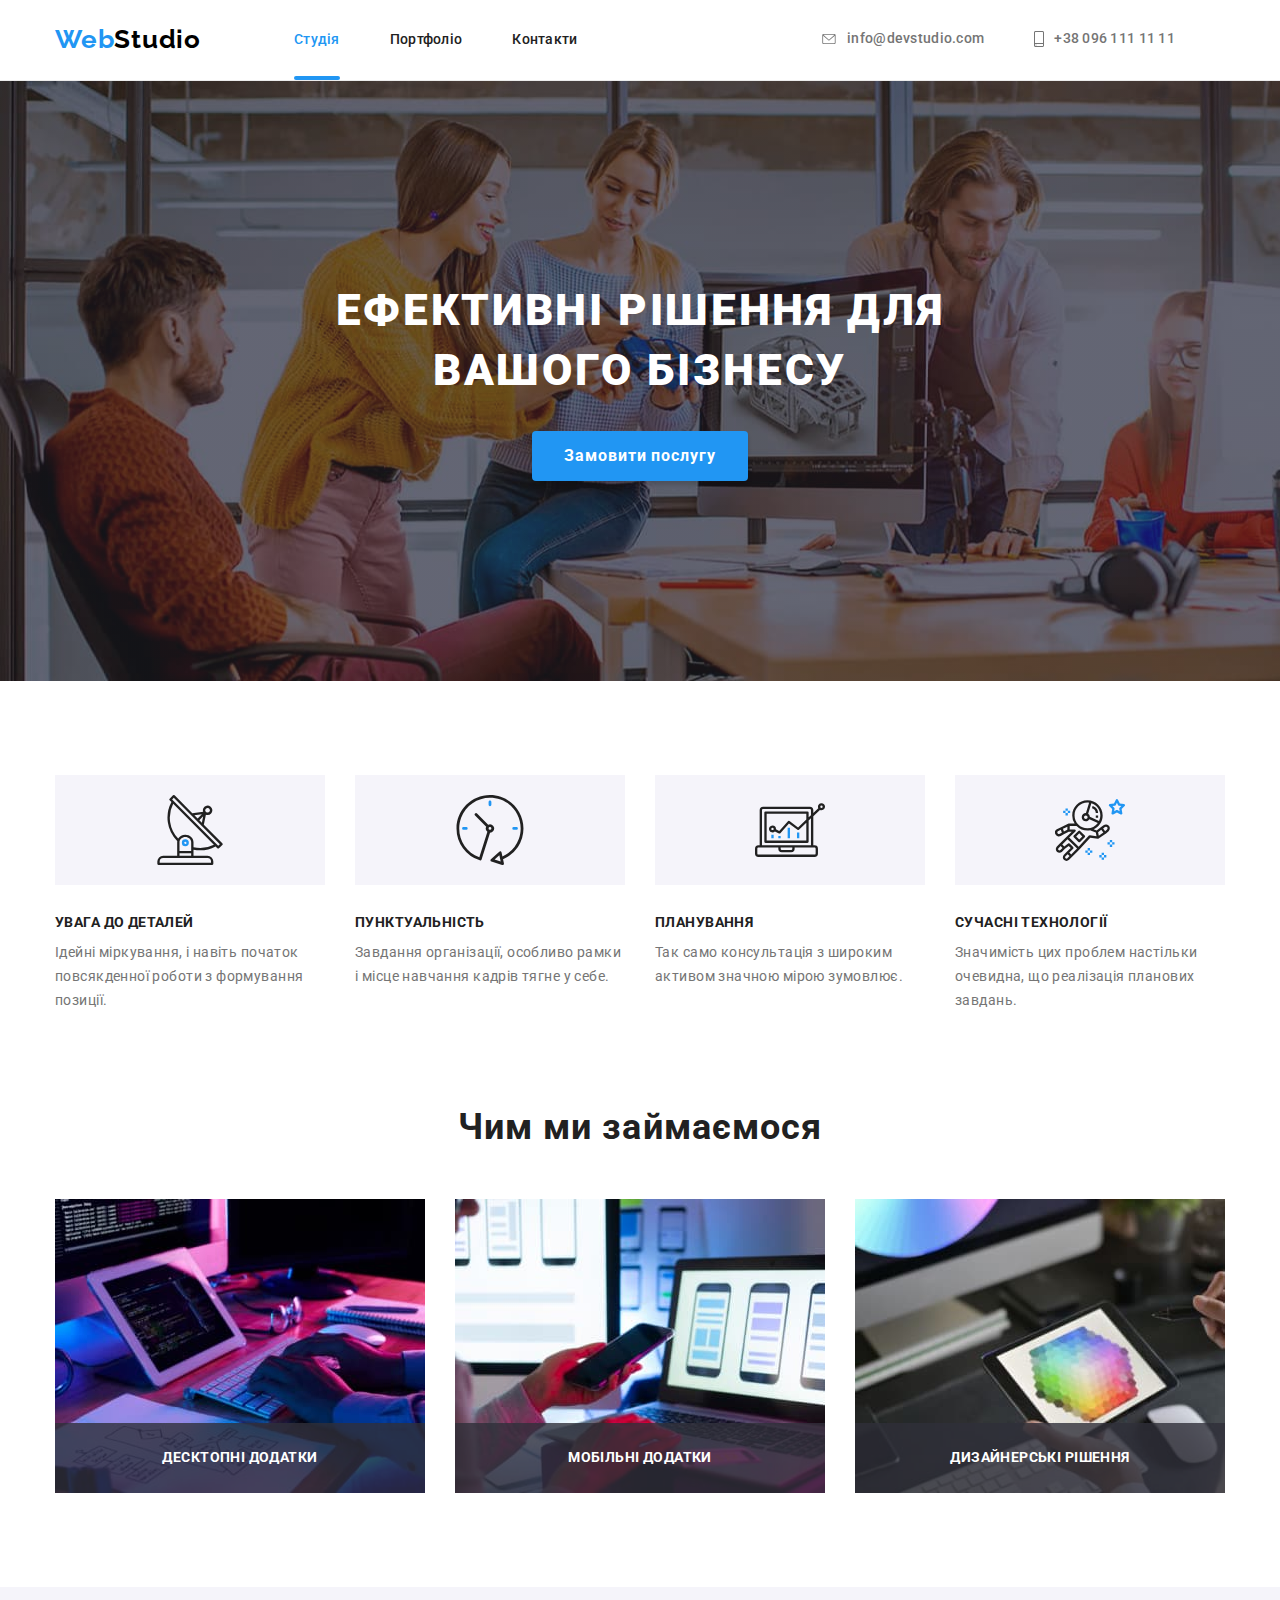
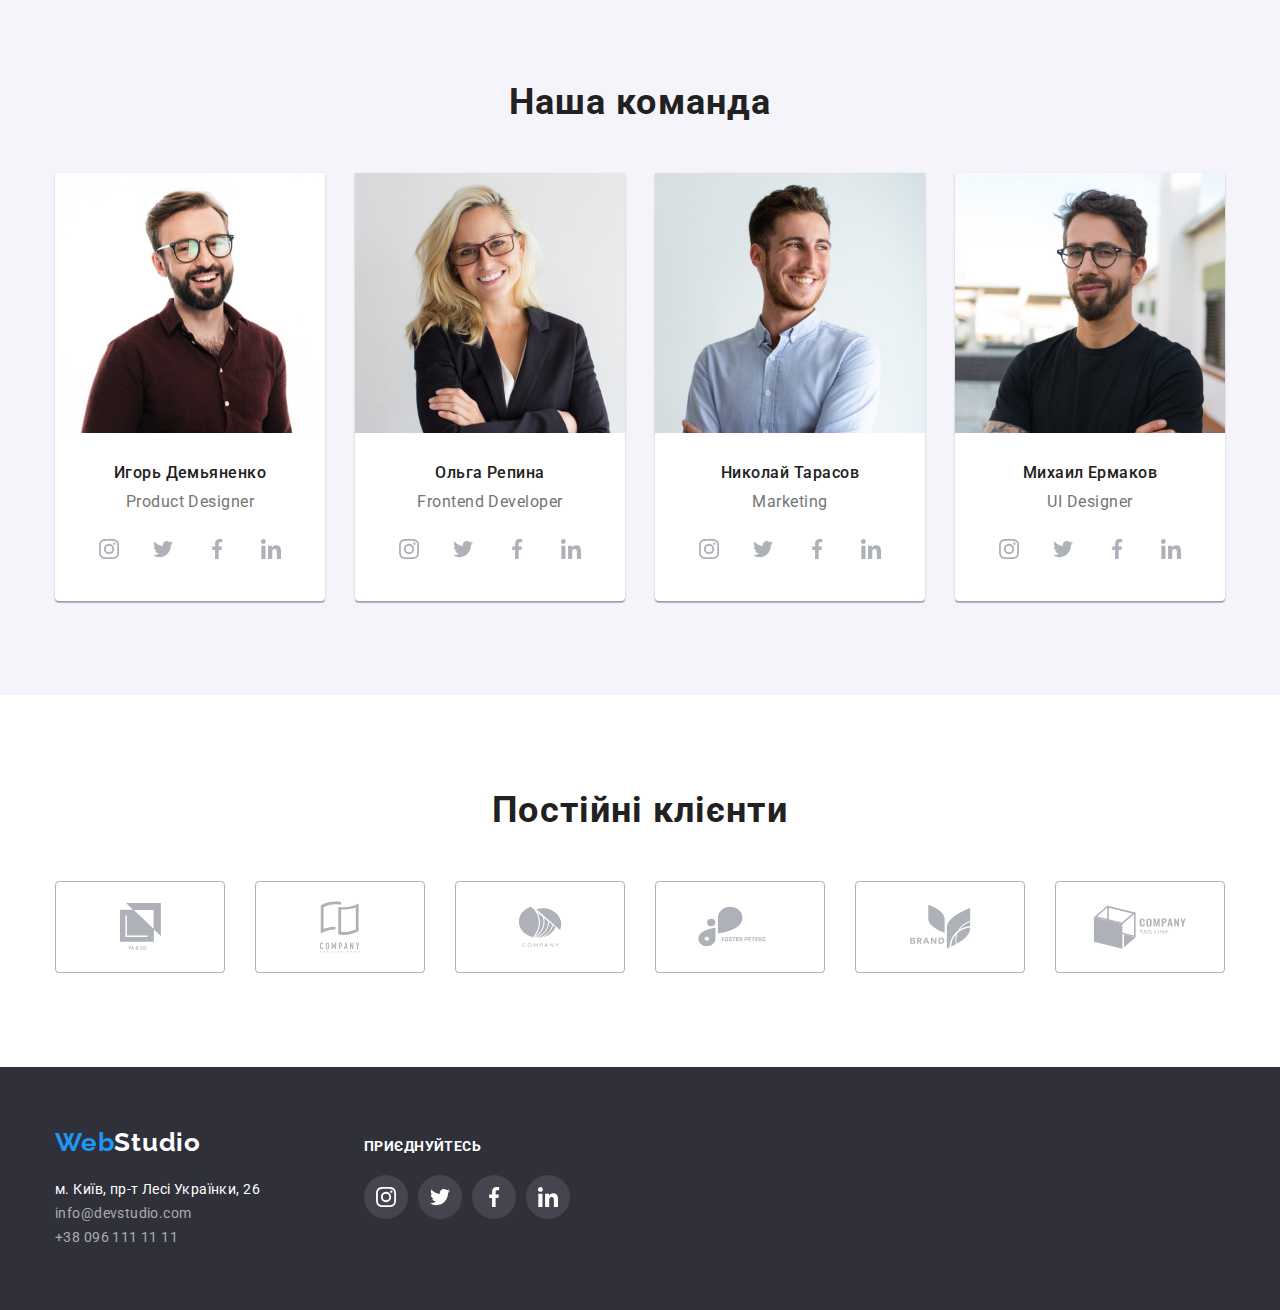
<file: index.html>
<!DOCTYPE html>
<html lang="uk">
<head>
    <meta charset="UTF-8">
    <meta http-equiv="X-UA-Compatible" content="IE=edge">
    <meta name="viewport" content="width=device-width, initial-scale=1.0">
    <title>Студія</title> 
    <link rel="preconnect" href="https://fonts.googleapis.com">
    <link rel="preconnect" href="https://fonts.gstatic.com" crossorigin>
    <link href="https://fonts.googleapis.com/css2?family=Raleway:wght@700&family=Roboto:wght@400;500;700;900&display=swap"
        rel="stylesheet">
    <link rel="stylesheet" href="https://cdn.jsdelivr.net/npm/modern-normalize@1.1.0/modern-normalize.min.css">
    <link rel="stylesheet" href="./css/styles.css">   
</head>
<body>
    <header class="page-header">
        <div class="container page-header-container">
         <nav class="page-nav">
         <a class="logo link" href="">Web<span class="logo-color">Studio</span></a>
        <ul class="menu list">
            <li class="menu-item"><a class="menu-link  link current" href="./index.html">Студія</a></li>
            <li class="menu-item"><a class="menu-link link" href="./portfolio.html">Портфоліо</a></li>
            <li class="menu-item"><a class="menu-link link" href="">Контакти</a></li>
        </ul>   
        </nav>
        <ul class="contact list" >
            <li class="contact-item">
                <a class="contacts link" href="mailto:info@devstudio.com"><svg class="contact-icon-mail">
                    <use href="./images/symbol.svg#mail"></use>
                </svg> info@devstudio.com </a></li>
            <li class="contact-item">
                <a class="contacts link" href="tel:+380961111111"><svg class="contact-icon-tel">
                    <use href="./images/symbol.svg#smartphone"></use>
                </svg> +38 096 111 11 11</a></li>
        </ul>    
        </div>
    </header>
    <main>
        <section class="hero"> 
            <div class="container">
            <h1 class="main-title">Ефективні рішення для вашого бізнесу</h1>
            <button data-modal-open class="main-btn" type="button">Замовити послугу</button>
            </div>
        </section> 
        <section class="qual section">
            <div class="container">
                <ul class="qual-list list">
                <li class="qual-list-item">
                    <div class="icons-bg">
                        <svg class="qual-icon">
                            <use href="./images/symbol.svg#antenna"></use>
                        </svg>
                    </div>
                    <h3 class="head-desc">УВАГА ДО ДЕТАЛЕЙ</h3>
                    <p class="qual-descr">Ідейні міркування, і навіть початок повсякденної роботи з формування позиції.</p>
                </li>
                <li class="qual-list-item">
                    <div class="icons-bg">
                        <svg class="qual-icon">
                            <use href="./images/symbol.svg#clock"></use>
                        </svg>
                    </div>
                    <h3 class="head-desc">ПУНКТУАЛЬНІСТЬ</h3>
                    <p  class="qual-descr">Завдання організації, особливо рамки і місце навчання кадрів тягне у себе.</p>
                </li>
                <li class="qual-list-item">
                    <div class="icons-bg">
                        <svg class="qual-icon">
                            <use href="./images/symbol.svg#diagram"></use>
                        </svg>
                    </div>
                    <h3 class="head-desc">ПЛАНУВАННЯ</h3>
                    <p class="qual-descr">Так само консультація з широким активом значною мірою зумовлює.</p>
                </li>
                <li class="qual-list-item">
                    <div class="icons-bg">
                        <svg class="qual-icon">
                            <use href="./images/symbol.svg#astronaut"></use>
                        </svg>
                    </div>
                    <h3 class="head-desc">СУЧАСНІ ТЕХНОЛОГІЇ</h3>
                    <p class="qual-descr">Значимість цих проблем настільки очевидна, що реалізація планових завдань.</p>
                </li>
            </ul>
            </div>
        </section>
        <section class="occupation section">
            <div class="container">
                 <h2 class="second-head">Чим ми займаємося</h2>
            <ul class="occupation-list list">
            <li class="occupation-item">
                <div>
                    <div class="occup-pic">
                        <p class="occup-pic-descr">Десктопні додатки</p>
                    </div>
                    <img src="./images/img1.jpg" alt="Программування" width="370">
                </div>
            </li>
            <li class="occupation-item">
                <div>
                    <div class="occup-pic">
                        <p class="occup-pic-descr">Мобільні додатки</p>
                    </div>
                <img src="./images/img2.jpg" alt="Адаптація" width="370">
                </div>
            </li> 
            <li class="occupation-item"> 
                <div>
                    <div class="occup-pic">
                        <p class="occup-pic-descr">Дизайнерські рішення</p>
                    </div>
                        <img src="./images/img3.jpg" alt="Дизайн" width="370">
                    </div>
                    </li>
            </ul>  
            </div>
         
        </section>
        <section class="team section">
            <div class="container">
             <h2 class="second-head">Наша команда</h2>
            <ul class="team-list list">
            <li class="team-item"><img src="./images/img4.jpg" alt="фото Игорь Демьяненко" width="270"> 
                <div class="team-name-bord">
                   <h3 class="team-name">Игорь Демьяненко</h3>
                   <p class="job-name">Product Designer</p>
                   <ul class="social-list list">
                    <li class="social-list-item">
                        <a href="" class="social-list-link">
                            <svg class="social-list-icon">
                                <use href="./images/symbol.svg#instagram"></use>
                            </svg>
                        </a>
                    </li>
                    <li class="social-list-item">
                        <a href="" class="social-list-link">
                            <svg class="social-list-icon">
                                <use href="./images/symbol.svg#twitter"></use>
                            </svg>
                        </a>
                    </li>
                    <li class="social-list-item">
                        <a href="" class="social-list-link">
                            <svg class="social-list-icon">
                                <use href="./images/symbol.svg#facebook"></use>
                            </svg>
                        </a>
                    </li>
                    <li class="social-list-item">
                        <a href="" class="social-list-link">
                            <svg class="social-list-icon">
                                <use href="./images/symbol.svg#linkedin"></use>
                            </svg>
                        </a>
                    </li>
                   </ul>
                </div>    
            </li>
            <li class="team-item"><img src="./images/img5.jpg" alt="фото Ольга Репина" width="270"> 
                <div class="team-name-bord">
                    <h3 class="team-name">Ольга Репина</h3>
                    <p class="job-name">Frontend Developer</p>
                    <ul class="social-list list">
                        <li class="social-list-item">
                            <a href="" class="social-list-link">
                                <svg class="social-list-icon">
                                    <use href="./images/symbol.svg#instagram"></use>
                                </svg>
                            </a>
                        </li>
                        <li class="social-list-item">
                            <a href="" class="social-list-link">
                                <svg class="social-list-icon">
                                    <use href="./images/symbol.svg#twitter"></use>
                                </svg>
                            </a>
                        </li>
                        <li class="social-list-item">
                            <a href="" class="social-list-link">
                                <svg class="social-list-icon">
                                    <use href="./images/symbol.svg#facebook"></use>
                                </svg>
                            </a>
                        </li>
                        <li class="social-list-item">
                            <a href="" class="social-list-link">
                                <svg class="social-list-icon">
                                    <use href="./images/symbol.svg#linkedin"></use>
                                </svg>
                            </a>
                        </li>
                    </ul>
                </div>
            </li>
            <li class="team-item"><img src="./images/img6.jpg" alt="фото Николай Тарасов" width="270"> 
                <div class="team-name-bord">
                    <h3 class="team-name">Николай Тарасов</h3>
                    <p class="job-name">Marketing</p>
                    <ul class="social-list list">
                        <li class="social-list-item">
                            <a href="" class="social-list-link">
                                <svg class="social-list-icon">
                                    <use href="./images/symbol.svg#instagram"></use>
                                </svg>
                            </a>
                        </li>
                        <li class="social-list-item">
                            <a href="" class="social-list-link">
                                <svg class="social-list-icon">
                                    <use href="./images/symbol.svg#twitter"></use>
                                </svg>
                            </a>
                        </li>
                        <li class="social-list-item">
                            <a href="" class="social-list-link">
                                <svg class="social-list-icon">
                                    <use href="./images/symbol.svg#facebook"></use>
                                </svg>
                            </a>
                        </li>
                        <li class="social-list-item">
                            <a href="" class="social-list-link">
                                <svg class="social-list-icon">
                                    <use href="./images/symbol.svg#linkedin"></use>
                                </svg>
                            </a>
                        </li>
                    </ul>
                </div>
            </li>
            <li class="team-item"><img src="./images/img7.jpg" alt="фото Михаил Ермаков" width="270">
                 <div class="team-name-bord">
                    <h3 class="team-name">Михаил Ермаков</h3>
                    <p class="job-name">UI Designer</p>
                    <ul class="social-list list">
                        <li class="social-list-item">
                            <a href="" class="social-list-link">
                                <svg class="social-list-icon">
                                    <use href="./images/symbol.svg#instagram"></use>
                                </svg>
                            </a>
                        </li>
                        <li class="social-list-item">
                            <a href="" class="social-list-link">
                                <svg class="social-list-icon">
                                    <use href="./images/symbol.svg#twitter"></use>
                                </svg>
                            </a>
                        </li>
                        <li class="social-list-item">
                            <a href="" class="social-list-link">
                                <svg class="social-list-icon">
                                    <use href="./images/symbol.svg#facebook"></use>
                                </svg>
                            </a>
                        </li>
                        <li class="social-list-item">
                            <a href="" class="social-list-link">
                                <svg class="social-list-icon">
                                    <use href="./images/symbol.svg#linkedin"></use>
                                </svg>
                            </a>
                        </li>
                    </ul>
                </div>
                </li>
            </ul>   
            </div>
        </section>
        <section class="partners section">
            <div class="container">
                <h2 class="second-head">Постійні клієнти</h2>
                
                <ul class="partners-list list">
                    <li class="partners-list-item">
                        <a href="" class="partners-list-link">
                            <svg class="partners-list-icon" width="41" height="47">
                                <use href="./images/symbol.svg#firstcomp"></use>
                            </svg>
                        </a>
                    </li>
                    <li class="partners-list-item">
                        <a href="" class="partners-list-link">
                            <svg class="partners-list-icon" width="40" height="52">
                                <use href="./images/symbol.svg#secondcomp"></use>
                            </svg>
                        </a>
                    </li>
                    <li class="partners-list-item">
                        <a href="" class="partners-list-link">
                            <svg class="partners-list-icon" width="44" height="41">
                                <use href="./images/symbol.svg#thirdcomp"></use>
                            </svg>
                        </a>
                    </li>
                    <li class="partners-list-item">
                        <a href="" class="partners-list-link">
                            <svg class="partners-list-icon" width="84" height="41">
                                <use href="./images/symbol.svg#fourthcomp"></use>
                            </svg>
                        </a>
                    </li>
                    <li class="partners-list-item">
                        <a href="" class="partners-list-link">
                            <svg class="partners-list-icon" width="63" height="45">
                                <use href="./images/symbol.svg#fifthcomp"></use>
                            </svg>
                        </a>
                    </li>
                    <li class="partners-list-item">
                        <a href="" class="partners-list-link">
                            <svg class="partners-list-icon" width="94" height="44">
                                <use href="./images/symbol.svg#sixthcomp"></use>
                            </svg>
                        </a>
                    </li>
                </ul>
            </div>
        
        </section>
    </main>
    <footer class="down">
        <div class="container footer-container">
            <div>
              <a class="logo link" href="">Web<span class="logo-second-color">Studio</span></a>
            <address>
                <ul class="list">
                    <li><a class="address-link link" href="https://goo.gl/maps/29r4Vdm6cdgo4i6k8">м. Київ, пр-т Лесі Українки, 26</a></li>
                    <li class="adress-item-mail"><a class="mail-link link" href="mailto:info@devstudio.com">info@devstudio.com </a></li>
                    <li><a class="tel-link link" href="tel:+380961111111">+38 096 111 11 11</a></li>
                </ul>
            </address>  
            </div>
            <div class="invite">
                <h3 class="invite-head">Приєднуйтесь</h3>
                <ul class="social-list list">
                    <li class="social-list-item">
                        <a href="" class="social-list-link flink">
                            <svg class="social-list-icon ficon">
                                <use href="./images/symbol.svg#instagram"></use>
                            </svg>
                        </a>
                    </li>
                    <li class="social-list-item">
                        <a href="" class="social-list-link flink">
                            <svg class="social-list-icon ficon">
                                <use href="./images/symbol.svg#twitter"></use>
                            </svg>
                        </a>
                    </li>
                    <li class="social-list-item">
                        <a href="" class="social-list-link flink">
                            <svg class="social-list-icon ficon">
                                <use href="./images/symbol.svg#facebook"></use>
                            </svg>
                        </a>
                    </li>
                    <li class="social-list-item">
                        <a href="" class="social-list-link flink">
                            <svg class="social-list-icon ficon">
                                <use href="./images/symbol.svg#linkedin"></use>
                            </svg>
                        </a>
                    </li>
                </ul>
            </div>
            
        </div>
        
    </footer>
    <!-- модалка -->
<div class="backdrop is-hidden" data-modal>
    <div class="modal">
        <button data-modal-close type="button" class="modal-close-btn">
            <svg class="modal-close-btn-icon">
                <use href="./images/symbol.svg#icon-close"></use>
            </svg>
        </button>
    </div>
</div>


<script src="./modal.js"></script>

</body>
</html>
</file>
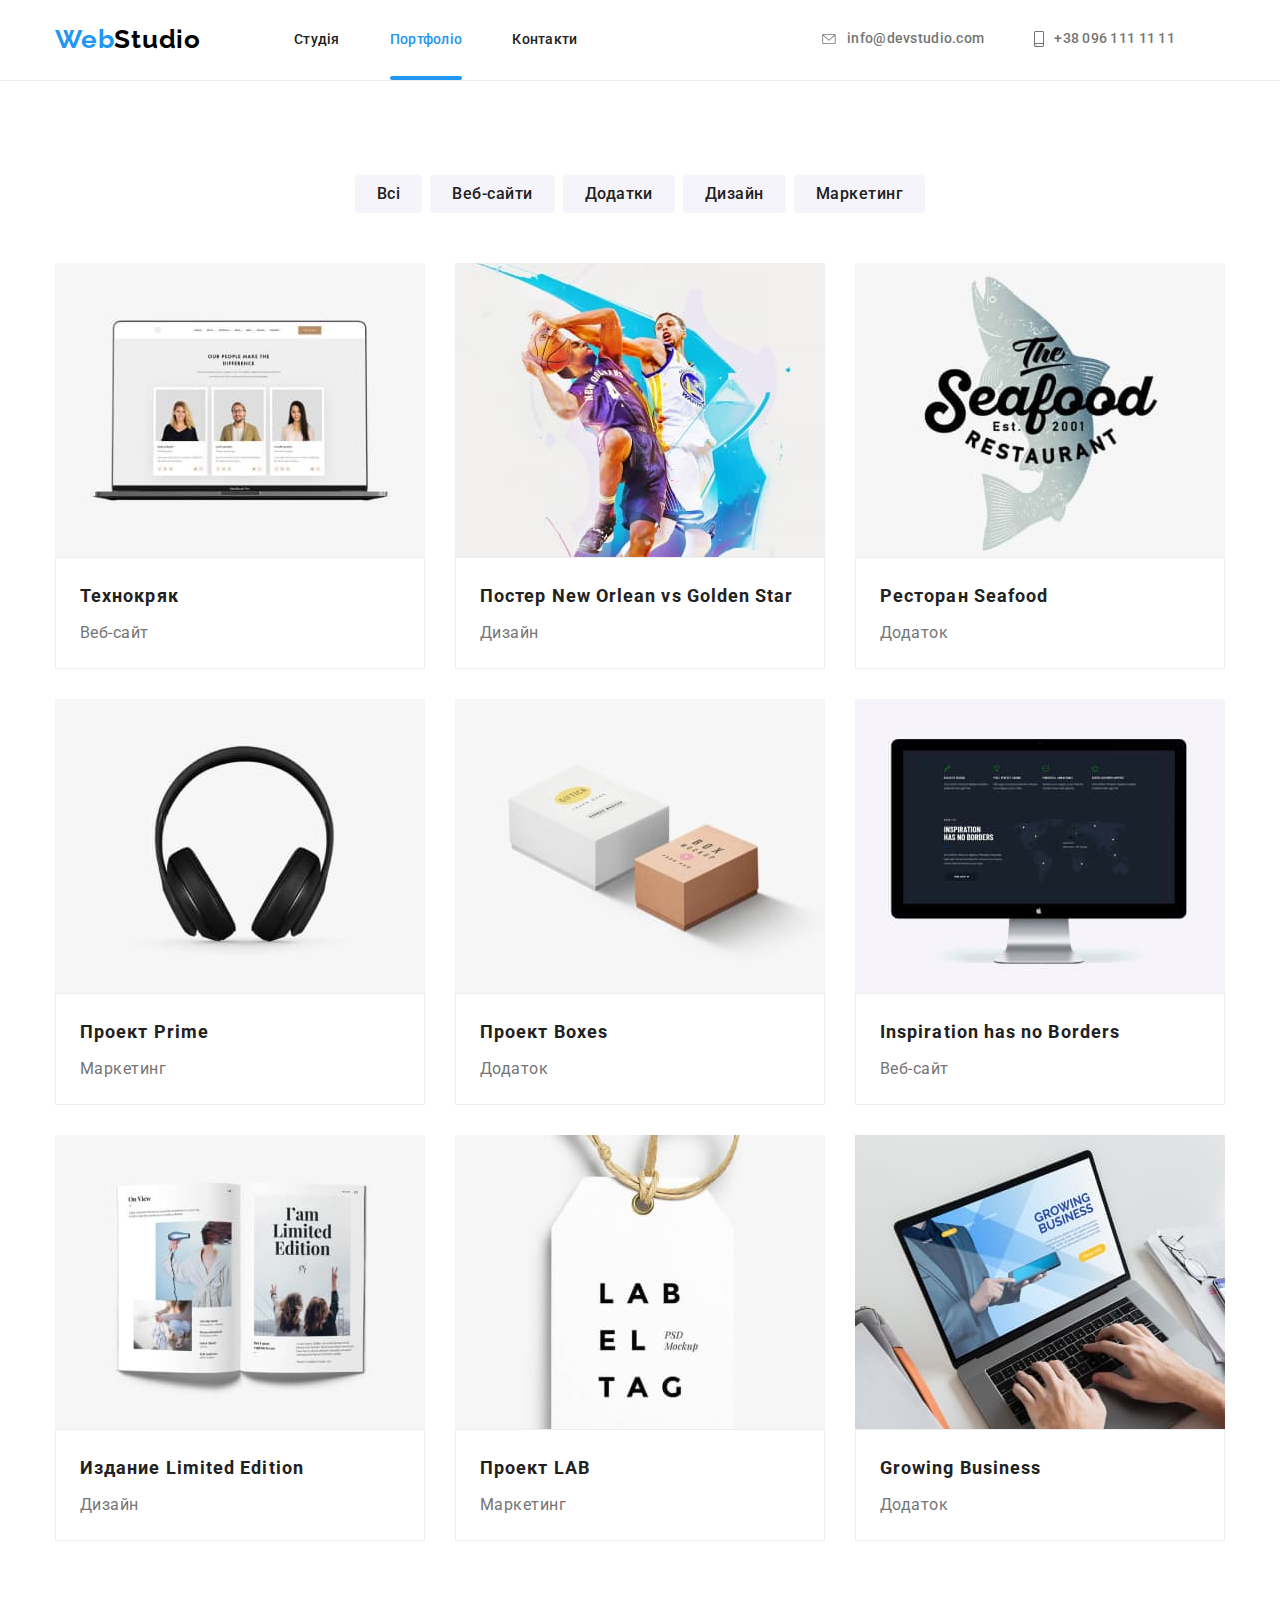
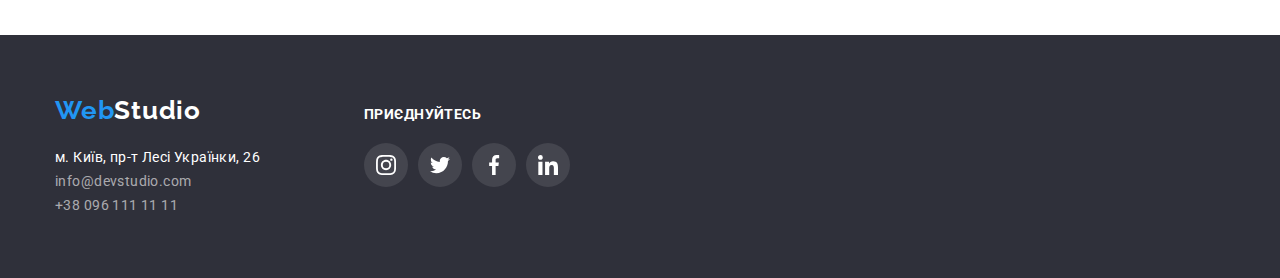
<file: portfolio.html>
<!DOCTYPE html>
<html lang="uk">
<head>
    <meta charset="UTF-8">
    <meta http-equiv="X-UA-Compatible" content="IE=edge">
    <meta name="viewport" content="width=device-width, initial-scale=1.0">
    <title>Портфоліо</title>
    <link rel="preconnect" href="https://fonts.googleapis.com">
    <link rel="preconnect" href="https://fonts.gstatic.com" crossorigin>
    <link href="https://fonts.googleapis.com/css2?family=Raleway:wght@700&family=Roboto:wght@400;500;700;900&display=swap"
        rel="stylesheet">
    <link rel="stylesheet" href="https://cdn.jsdelivr.net/npm/modern-normalize@1.1.0/modern-normalize.min.css">
    <link rel="stylesheet" href="./css/styles.css">
</head>
<body>
<header class="page-header">
    <div class="container page-header-container">
        <nav class="page-nav">
            <a class="logo link" href="">Web<span class="logo-color">Studio</span></a>
            <ul class="menu list">
                <li class="menu-item"><a class="menu-link  link " href="./index.html">Студія</a></li>
                <li class="menu-item"><a class="menu-link link current" href="./portfolio.html">Портфоліо</a></li>
                <li class="menu-item"><a class="menu-link link" href="">Контакти</a></li>
            </ul>
        </nav>
        <ul class="contact list">
            <li class="contact-item">
                <a class="contacts link" href="mailto:info@devstudio.com"><svg class="contact-icon-mail">
                        <use href="./images/symbol.svg#mail"></use>
                    </svg> info@devstudio.com </a>
            </li>
            <li class="contact-item">
                <a class="contacts link" href="tel:+380961111111"><svg class="contact-icon-tel">
                        <use href="./images/symbol.svg#smartphone"></use>
                    </svg> +38 096 111 11 11</a>
            </li>
        </ul>
    </div>
</header>
    <main>
        <section class="portf-page section">
            <div class="container">
                <ul class="filter list">
            <li class="filter-item"><button class="filter-btn" type="button">Всі</button></li>
            <li class="filter-item"><button class="filter-btn" type="button">Веб-сайти</button></li>
            <li class="filter-item"><button class="filter-btn" type="button">Додатки</button></li>
            <li class="filter-item"><button class="filter-btn" type="button">Дизайн</button></li>
            <li class="filter-item"><button class="filter-btn" type="button">Маркетинг</button></li>
                </ul> 
            </div>
        
            <div class="container">
                <ul class="projects list">
                    <li class="projects-item">
                        <div class="box">
                            <img src="./images/techocryak.jpg" alt="веб-сай Технокряк" width="370">
                            <div class="overlay">
                                <p class="overlay-text">
                                    Ресурс пропонує комплексні пропозиції з різним рівнем функціоналу та сервісів. Все це дозволить відвідувачу отримати
                                    вичерпні відомості про компанію чи приватну особу.
                                </p>
                            </div>
                        </div>
                            <div class="project-text">
                                <h3 class="proj-name">Технокряк</h3>
                                <p class="kind-proj">Веб-сайт</p>
                            </div>
                    </li>
                    <li class="projects-item">
                        <div class="box">
                            <img src="./images/new-orlean.jpg" alt="дизайн постера" width="370">
                            <div class="overlay">
                                <p class="overlay-text">
                                    Ресурс пропонує комплексні пропозиції з різним рівнем функціоналу та сервісів. Все це дозволить відвідувачу
                                    отримати
                                    вичерпні відомості про компанію чи приватну особу.
                                </p>
                            </div>
                        </div>
                             <div class="project-text">
                                <h3 class="proj-name">Постер New Orlean vs Golden Star</h3>
                                <p class="kind-proj">Дизайн</p>
                            </div>
                    </li>
                    <li class="projects-item">
                        <div class="box">
                            <img src="./images/seafood.jpg" alt="приложение ресторана" width="370">
                            <div class="overlay">
                                <p class="overlay-text">
                                    Ресурс пропонує комплексні пропозиції з різним рівнем функціоналу та сервісів. Все це дозволить відвідувачу
                                    отримати
                                    вичерпні відомості про компанію чи приватну особу.
                                </p>
                            </div>
                        </div>
                            <div class="project-text">
                                <h3 class="proj-name">Ресторан Seafood</h3>
                                <p class="kind-proj">Додаток</p>
                            </div>
                    </li>
                    <li class="projects-item">  
                        <div class="box">
                            <img src="./images/prime.jpg" alt="маркетинг проект прайм" width="370">
                            <div class="overlay">
                                <p class="overlay-text">
                                    Ресурс пропонує комплексні пропозиції з різним рівнем функціоналу та сервісів. Все це дозволить відвідувачу
                                    отримати
                                    вичерпні відомості про компанію чи приватну особу.
                                </p>
                            </div>
                        </div>
                            <div class="project-text">
                                <h3 class="proj-name">Проект Prime</h3>
                                <p class="kind-proj">Маркетинг</p>
                            </div>
                    </li>
                    <li class="projects-item">
                        <div class="box">
                            <img src="./images/Boxes.jpg" alt="приложение коробки" width="370">
                            <div class="overlay">
                                <p class="overlay-text">
                                    Ресурс пропонує комплексні пропозиції з різним рівнем функціоналу та сервісів. Все це дозволить відвідувачу
                                    отримати
                                    вичерпні відомості про компанію чи приватну особу.
                                </p>
                            </div>
                        </div>
                            <div class="project-text">
                                <h3 class="proj-name">Проект Boxes</h3>
                                <p class="kind-proj">Додаток</p>
                            </div>
                    </li>
                    <li class="projects-item">
                        <div class="box">
                            <img src="./images/inspiration.jpg" alt="веб-сайт вдохновение" width="370">
                            <div class="overlay">
                                <p class="overlay-text">
                                    Ресурс пропонує комплексні пропозиції з різним рівнем функціоналу та сервісів. Все це дозволить відвідувачу
                                    отримати
                                    вичерпні відомості про компанію чи приватну особу.
                                </p>
                            </div>
                        </div>
                        <div class="project-text">
                            <h3 class="proj-name">Inspiration has no Borders</h3>
                            <p class="kind-proj">Веб-сайт</p>
                        </div>
                    </li>
                    <li class="projects-item">
                        <div class="box">
                            <img src="./images/limited-edition.jpg" alt="дизайн издания" width="370">
                            <div class="overlay">
                                <p class="overlay-text">
                                    Ресурс пропонує комплексні пропозиції з різним рівнем функціоналу та сервісів. Все це дозволить відвідувачу
                                    отримати
                                    вичерпні відомості про компанію чи приватну особу.
                                </p>
                            </div>
                        </div>
                        <div class="project-text">
                            <h3 class="proj-name">Издание Limited Edition</h3>
                            <p class="kind-proj">Дизайн</p>
                        </div>
                    </li>
                    <li class="projects-item">
                        <div class="box">
                            <img src="./images/lab.jpg" alt="маркетинг проект лаб" width="370">
                            <div class="overlay">
                                <p class="overlay-text">
                                    Ресурс пропонує комплексні пропозиції з різним рівнем функціоналу та сервісів. Все це дозволить відвідувачу
                                    отримати
                                    вичерпні відомості про компанію чи приватну особу.
                                </p>
                            </div>
                        </div>
                        <div class="project-text">
                            <h3 class="proj-name">Проект LAB</h3>
                            <p class="kind-proj">Маркетинг</p>
                        </div>
                    </li>
                    <li class="projects-item">
                        <div class="box">
                            <img src="./images/growing-business.jpg" alt="приложение растущий бизнес" width="370">
                            <div class="overlay">
                                <p class="overlay-text">
                                    Ресурс пропонує комплексні пропозиції з різним рівнем функціоналу та сервісів. Все це дозволить відвідувачу
                                    отримати
                                    вичерпні відомості про компанію чи приватну особу.
                                </p>
                            </div>
                        </div>
                        <div class="project-text">
                            <h3 class="proj-name">Growing Business</h3>
                            <p class="kind-proj">Додаток</p>
                        </div>
                    </li>
</ul>
        </div>
        
        </section>

    </main>
    
    <footer class="down">
        <div class="container footer-container">
            <div>
                <a class="logo link" href="">Web<span class="logo-second-color">Studio</span></a>
                <address>
                    <ul class="list">
                        <li><a class="address-link link" href="https://goo.gl/maps/29r4Vdm6cdgo4i6k8">м. Київ, пр-т Лесі
                                Українки, 26</a></li>
                        <li class="adress-item-mail"><a class="mail-link link"
                                href="mailto:info@devstudio.com">info@devstudio.com </a></li>
                        <li><a class="tel-link link" href="tel:+380961111111">+38 096 111 11 11</a></li>
                    </ul>
                </address>
            </div>
            <div class="invite">
                <h3 class="invite-head">Приєднуйтесь</h3>
                <ul class="social-list list">
                    <li class="social-list-item">
                        <a href="" class="social-list-link flink">
                            <svg class="social-list-icon ficon">
                                <use href="./images/symbol.svg#instagram"></use>
                            </svg>
                        </a>
                    </li>
                    <li class="social-list-item">
                        <a href="" class="social-list-link flink">
                            <svg class="social-list-icon ficon">
                                <use href="./images/symbol.svg#twitter"></use>
                            </svg>
                        </a>
                    </li>
                    <li class="social-list-item">
                        <a href="" class="social-list-link flink">
                            <svg class="social-list-icon ficon">
                                <use href="./images/symbol.svg#facebook"></use>
                            </svg>
                        </a>
                    </li>
                    <li class="social-list-item">
                        <a href="" class="social-list-link flink">
                            <svg class="social-list-icon ficon">
                                <use href="./images/symbol.svg#linkedin"></use>
                            </svg>
                        </a>
                    </li>
                </ul>
            </div>
    
        </div>
    </footer>
</body>
</html>
</file>
<file: css/styles.css>
:root{
    --accent-color: #2196F3;
    --text-color:#212121;
    --second-color:#757575;
    --backg-color:#2F303A;
    --third-color:#FFFFFF;
    --icons-color:#AFB1B8;
    --first-logo-color:#000000;
    --backgr-team-btn-color:#F5F4FA;
    --second-font: 'Raleway', sans-serif;
    --transition-dur-and-func: 250ms cubic-bezier(0.4, 0, 0.2, 1);
}
h1,h2,h3,h4,p{
        margin-top: 0;
        margin-bottom: 0;
}
ul{
        margin-bottom: 0;
        margin-top: 0;
        padding-left: 0;
}
img{
        display: block;
        max-width: 100%;
        height: auto;
}
button{
        cursor: pointer;
}
body{
    font-family: 'Roboto', sans-serif ;
    font-size: 14px;
    color:var(--text-color) ;
}
.list{
    list-style: none;
}
.link{
    text-decoration: none;
}
/* header styles */
.page-header{
        padding-top: 24px;
        padding-bottom: 25px;
        border-bottom: 1px solid #ECECEC;
        
}
.container{
        width: 1200px;
        padding-right: 15px;
        padding-left: 15px;
        margin-left: auto;
        margin-right: auto;
}
.page-header-container{
        display: flex;
        align-items: center;
        justify-content: space-between;
}
.page-nav{
        display: flex;
        align-items: center;
}
.menu{
        display: flex;
        align-items: center;
}
.contact{
        display: flex;
        align-items: center;
}
.section{
        padding-top: 94px;
        padding-bottom: 94px;}

.menu-link.current{
        position: relative;

        color: var(--accent-color);
}
.menu-link.current::after{
        content: '';
        display: block;
        position: absolute;
        bottom: -33px;

        width: 100%;
        height: 4px;
        background: #2196F3;
        border-radius: 2px;
 }

.logo{
        font-family: var(--second-font);
        font-weight: 700;
        font-size: 26px;
        line-height: 1.19;  
        letter-spacing: 0.03em;
        color: var(--accent-color);
        margin-right: 93px;
}
.logo-color{
    color: var(--first-logo-color);
}
.menu-item:not(:last-child){
        margin-right: 50px;
}
.menu-link{
        font-weight: 500;
        line-height: 1.14;
        letter-spacing: 0.02em;
        color: var(--text-color);
        transition: color var(--transition-dur-and-func);
}
.menu-link:hover,
.menu-link:focus
{
        color: var(--accent-color);
}

.contact-item{
        display: flex;
        justify-content: center;
        align-items: center;
        margin-right: 50px;
        gap: 10px;
}
.contacts{
        font-weight: 500;
        line-height: 1.14;
        letter-spacing: 0.02em;
        color: var(--second-color);
        display: flex;
        align-items: center;
        gap: 10px;

        transition: color 250ms cubic-bezier(0.4, 0, 0.2, 1);
}
.contacts:hover,
.contacts:focus {
        color: var(--accent-color);
}
.contact-icon-mail{
        width: 16px;
        height: 10px;
        fill: var(--second-color);
        transition: fill var(--transition-dur-and-func);
}
.contact-icon-tel{
        width: 10px;
        height: 16px;
        fill: var(--second-color);
        transition: fill var(--transition-dur-and-func);
}
.contacts:hover .contact-icon-mail,
.contacts:focus .contact-icon-mail,
.contacts:hover .contact-icon-tel,
.contacts:focus .contact-icon-tel
 {
        fill: var(--accent-color);
        
}
/* main styles */
.hero{
        background-color: var(--backg-color);
        padding-top: 200px;
        padding-bottom: 200px;
        margin: 0 auto;
        text-align: center;
        background-image: linear-gradient(rgba(47, 48, 58, 0.4), rgba(47, 48, 58, 0.4)), url(../images/bg.jpg);
        background-repeat: no-repeat;
        max-width: 1600px;
}
.main-title{
        font-weight: 900;
        font-size: 44px;
        line-height: 1.36;
        text-align: center;
        letter-spacing: 0.06em;
        text-transform: uppercase;
        color:var(--third-color);
        width: 696px;
        margin-bottom: 30px;
        margin-left: auto;
        margin-right: auto;
}
.main-btn{
        font-family: 'Roboto';
        font-weight: 700;
        font-size: 16px;
        line-height: 1.88;
        letter-spacing: 0.06em;
        color: var(--third-color);
        background: var(--accent-color);
        box-shadow: 0px 4px 4px rgba(0, 0, 0, 0.15);
        border-radius: 4px;
        border: 0;
        padding: 10px 32px; 
        transition: background var(--transition-dur-and-func);
}
.main-btn:hover,
.main-btn:focus{
        background: #188CE8;
}

.qual{
        padding-bottom: 0;
}
.qual-list{
        display: flex;
        gap:30px;
}
.qual-list-item{
        width: 270px;
}
.head-desc{
        font-size: 14px;
        font-weight: 700;
        line-height: 1.14;
        letter-spacing: 0.03em;
        text-transform: uppercase;
        margin-bottom: 10px;
}
.qual-descr{
        line-height: 1.71;
        letter-spacing: 0.03em;
        color: var(--second-color);
}
.icons-bg{
        display: flex;
        justify-content: center;
        align-items: center;
        padding-top: 20px;
        padding-bottom: 20px;
        background-color: var(--backgr-team-btn-color);
        margin-bottom: 30px;
}
.qual-icon{
        width: 70px;
        height: 70px;
}

.occupation-list{
        display: flex;
        gap: 30px;
        flex-basis: calc((100%-60px)/3);
}
.occupation-item{
        position: relative;
}
.occup-pic{
        position: absolute;
        bottom: 0;
        left: 0;

        display: flex;
        justify-content: center;
        align-items: center;

        
        width: 370px;
        height: 70px;

        background: rgba(47, 48, 58, 0.8);
}
.occup-pic-descr{
        
        font-weight: 700;
        line-height: 1.14;
        text-align: center;
        letter-spacing: 0.03em;
        text-transform: uppercase;
        color: var(--third-color);
}
.team{
        background:var(--backgr-team-btn-color) ;
}
.team .team-list{
        display: flex;
        gap:30px;
        flex-basis: calc((100%-90px)/4)
}
.second-head{
        font-weight: 700;
        font-size: 36px;
        line-height: 1.17;
        text-align: center;
        letter-spacing: 0.03em;
        margin-bottom: 50px;
}
.team-item{
        box-shadow: 0px 1px 3px rgba(0, 0, 0, 0.12), 0px 1px 1px rgba(0, 0, 0, 0.14), 0px 2px 1px rgba(0, 0, 0, 0.2);
        border-radius: 0px 0px 4px 4px; 
        background:var(--third-color);
        
}
.team-name-bord{
        padding-top: 30px;
        padding-bottom: 30px;
        
}
.team-name{
        font-weight: 500;
        font-size: 16px;
        line-height: 1.19;
        text-align: center;
        letter-spacing: 0.03em;
        margin-bottom: 10px;
    }
.job-name{
        font-size: 16px;
        line-height: 1.19;
        text-align: center;
        letter-spacing: 0.03em;
        color: var(--second-color);
        margin-bottom: 16px;

}
.social-list{
        display: flex;
        justify-content: center;
        gap: 10px;
}
.social-list-link{
        display: flex;
        justify-content: center;
        align-items: center;
        width: 44px;
        height: 44px;
        border-radius: 50%;
        background-color: var(--third-color);
        transition: background-color var(--transition-dur-and-func);
}

.social-list-icon{
        width: 20px;
        height: 20px;
        fill:var(--icons-color);
        transition: fill var(--transition-dur-and-func);
}
.social-list-link:hover,
.social-list-link:focus{
        background-color: var(--accent-color);
}
.social-list-link:hover .social-list-icon,
.social-list-link:focus .social-list-icon {
        fill: var(--third-color) ;
}
.partners-list{
        display: flex;
        justify-content: space-between;
        align-items: center;
}
.partners-list-link{
        display: flex;
        justify-content: center;
        align-items: center;
        border: 1px solid var(--icons-color);
        border-radius: 4px;
        width: 170px;
        height: 92px;
        transition: border var(--transition-dur-and-func);
}
.partners-list-icon{
        fill: var(--icons-color);
        transition: fill var(--transition-dur-and-func);
}

.partners-list-link:hover .partners-list-icon,
.partners-list-link:focus .partners-list-icon{
        fill: var(--accent-color);
}
.partners-list-link:hover,
.partners-list-link:focus{
        border: 1px solid var(--accent-color);
}



/* footer styles */
.down{
        background-color: var(--backg-color);
        padding-top: 60px;
        padding-bottom: 60px;
}
address{
        margin-top: 20px;
}
.logo-second-color{
color: var(--third-color);
}
.address-link{
        font-style: normal;
        line-height: 1.71;
        letter-spacing: 0.03em;
        color: var(--third-color);
        transition: color var(--transition-dur-and-func);
}
.adress-list{
        display: flex;
        flex-direction: column;
        gap:9px;
}

.mail-link,
.tel-link{
        font-style: normal;
        line-height: 1.71;
        letter-spacing: 0.03em;
        color: rgba(255, 255, 255, 0.6);
        transition: color var(--transition-dur-and-func);
}
.mail-link:hover,
.mail-link:focus,
.tel-link:hover,
.tel-link:focus {
        color: var(--accent-color);
}
.address-link:hover,
.address-link:focus{
        color: var(--accent-color);
}
.footer-container{
        display: flex;
        gap: 70px;
}
.invite{
        margin-top: 12px;
}
.invite-head{    
        font-weight: 700;
        font-size: 14px;
        line-height: 1.14;
        letter-spacing: 0.03em;
        text-transform: uppercase;
        color: var(--third-color);
        margin-bottom: 20px;
}

.ficon{
        fill: var(--third-color);
}
.flink{
        background-color: rgba(255, 255, 255, 0.1);
}
/* portfolio page */
.filter{
   display: flex;
   align-items: center;
   justify-content: center;
   margin-bottom: 50px;     
}
.filter-btn{
        font-family: 'Roboto';
        background:var(--backgr-team-btn-color);
        border-radius: 4px;
        font-weight: 500;
        font-size: 16px;
        line-height: 1.63;
        text-align: center;
        letter-spacing: 0.03em;
        color:var(--text-color);
        border: 0;
        padding: 6px 22px ;
        transition: background-color var(--transition-dur-and-func), color var(--transition-dur-and-func), box-shadow var(--transition-dur-and-func) ;
}
.filter-btn:hover,
.filter-btn:focus{
        background-color: var(--accent-color);
        color: var(--third-color);
        border: 0;
        box-shadow: 0px 3px 1px rgba(0, 0, 0, 0.1), 0px 1px 2px rgba(0, 0, 0, 0.08), 0px 2px 2px rgba(0, 0, 0, 0.12);
}
.filter-item:not(:last-child){
        margin-right: 8px;
}
.projects{
        display: flex; 
        flex-wrap: wrap;
        margin-left: -30px;
        margin-top: -30px;
}
.projects>.projects-item{
       flex-basis: calc(100% / 3 - 30px);
       margin-left: 30px;
       margin-top: 30px;
        transition: box-shadow var(--transition-dur-and-func);

}
.projects-item:hover{
        box-shadow: 0px 1px 1px rgba(0, 0, 0, 0.12), 0px 4px 4px rgba(0, 0, 0, 0.06), 1px 4px 6px rgba(0, 0, 0, 0.16);
}
.project-text{
        padding: 20px 24px;
        border: 1px solid #EEEEEE;
}
.proj-name{
        font-weight: 700;
        font-size: 18px;
        line-height: 2;
        letter-spacing: 0.06em;
}
.kind-proj{
        font-size: 16px;
        line-height: 1.88;
        letter-spacing: 0.03em;
        color: var(--second-color);
        margin-top: 4px;
}
/* overlay */
.box{
position: relative;
overflow: hidden;
}
.overlay{
position: absolute;
top:0;
left: 0;
width: 100%;
height: 100%;
overflow-y: auto;
transform: translateY(100%);
transition: transform var(--transition-dur-and-func);

padding: 63px 24px;

background: rgba(33, 150, 243, 0.9);
}
.projects-item:hover .overlay{
        transform: translateY(0);

}
.overlay-text{
        
        font-size: 18px;
        line-height: 1.56; 
        letter-spacing: 0.03em;
        color: var(--third-color);
}

/* модалка  */
.backdrop{
        position: fixed;
        top: 0;
        left: 0;
        z-index: 100;
        width: 100%;
        height: 100%;
        background: rgba(0, 0, 0, 0.2);
        opacity: 1;
        transition: opacity var(--transition-dur-and-func), visibility var(--transition-dur-and-func);

}
.backdrop.is-hidden{
        opacity: 0;
        visibility: hidden;
        pointer-events: none;

}
.backdrop.is-hidden .modal{
        transform: translate(-50%,-50%) scale(1.5);
}

.modal{
        position: absolute;
        top: 50%;
        left: 50%;
        transform: translate(-50%,-50%) scale(1);

        width: 528px;
        height: 581px;
        background: var(--third-color);
        box-shadow: 0px 1px 3px rgba(0, 0, 0, 0.12), 0px 1px 1px rgba(0, 0, 0, 0.14), 0px 2px 1px rgba(0, 0, 0, 0.2);
        border-radius: 4px;
        transition: transform var(--transition-dur-and-func);

}
.modal-close-btn{
        position: absolute;
        top: 8px;
        right: 8px;
        display: flex;
        justify-content: center;
        align-items: center;
        width: 30px;
        height: 30px;
        background: transparent;
        border: 1px solid rgba(0, 0, 0, 0.1);
        border-radius: 50%;
        padding: 0;
       
}
.modal-close-btn-icon{
        width: 18px;
        height: 18px;
}
</file>
